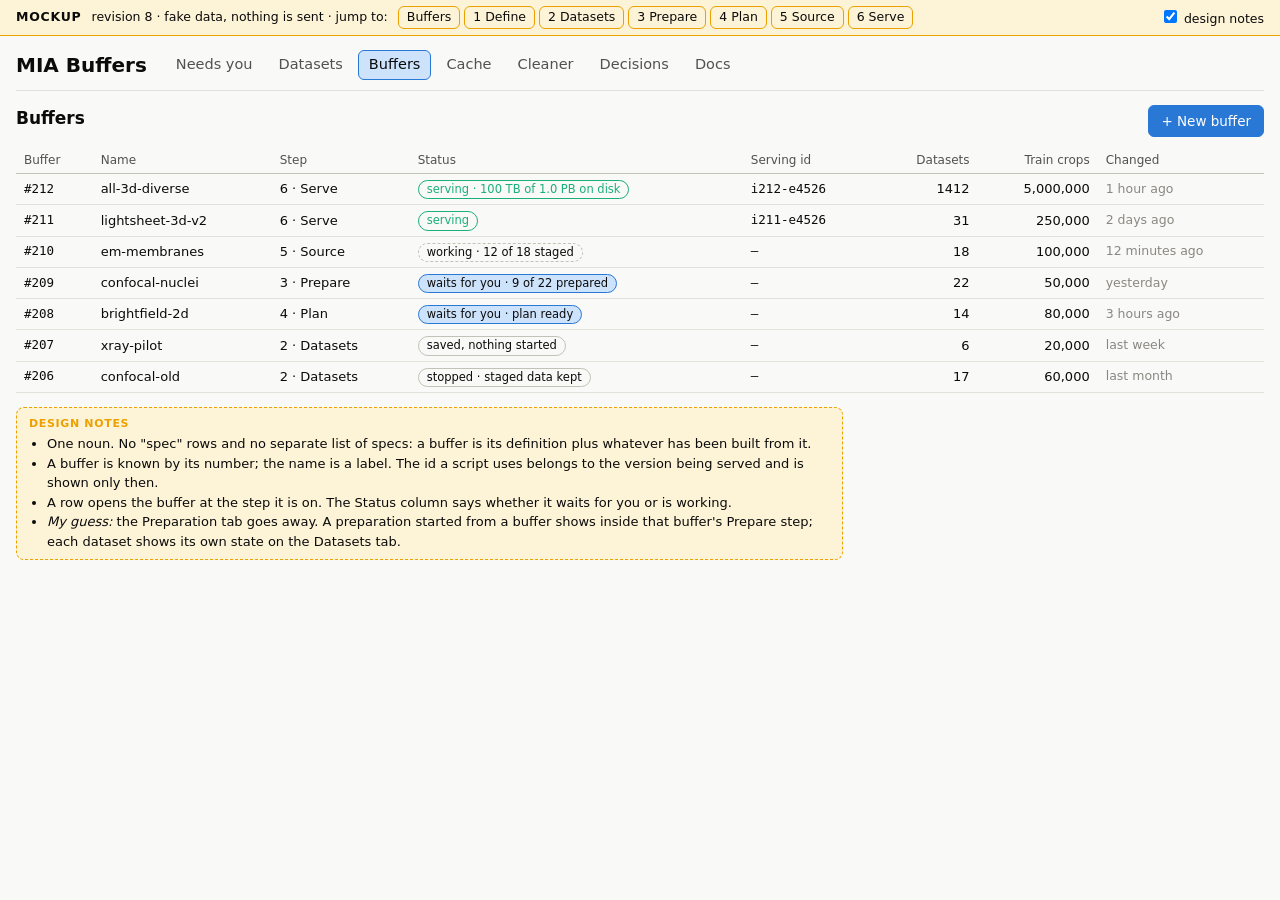
<file: docs/specs/2026-11-17-buffer-flow-mockup.html>
<!doctype html>
<html lang="en">
<head>
<meta charset="utf-8">
<meta name="viewport" content="width=device-width, initial-scale=1">
<title>Buffer flow mockup</title>
<style>
:root{
  --bg:#f9f9f7; --surface:#fcfcfb; --fg:#0b0b0b; --fg2:#52514e; --muted:#898781; --grid:#e1e0d9; --axis:#c3c2b7; --ring:rgba(11,11,11,.10);
  --accent:#2a78d6; --accent-soft:#cde2fb; --warn:#ec835a; --warn-soft:#fbeedd; --ok:#1baf7a; --note:#eda100; --note-soft:#fdf3d7;
  --sans:"IBM Plex Sans",system-ui,-apple-system,"Segoe UI",sans-serif; --mono:"IBM Plex Mono",ui-monospace,Menlo,monospace;
}
@media (prefers-color-scheme: dark){ :root{
  --bg:#0d0d0d; --surface:#1a1a19; --fg:#f0efec; --fg2:#c3c2b7; --muted:#898781; --grid:#2c2c2a; --axis:#383835; --ring:rgba(255,255,255,.10);
  --accent:#3987e5; --accent-soft:#184f95; --warn:#ec835a; --warn-soft:#3a2812; --ok:#199e70; --note:#c98500; --note-soft:#33290f; color-scheme:dark } }
*{box-sizing:border-box}
body{background:var(--bg);color:var(--fg);font-family:var(--sans);font-size:14.5px;line-height:1.5;margin:0;padding:0 16px 80px}
main{max-width:1300px;margin:0 auto}
h1{font-size:20px;font-weight:600;margin:0}
h2{font-size:17px;font-weight:600;margin:0 0 4px}
p{margin:0 0 8px;max-width:76ch}
a{color:var(--accent)}
button,select,input,textarea{font:inherit;color:inherit}
.small{font-size:12.5px;color:var(--muted)}
.mono{font-family:var(--mono);font-size:12.5px}
.mockbar{display:flex;flex-wrap:wrap;gap:6px 10px;align-items:center;padding:6px 16px;margin:0 -16px 0;background:var(--note-soft);border-bottom:1px solid var(--note);font-size:12.5px}
.mockbar b{letter-spacing:.06em}
.mockbar button{border:1px solid var(--note);background:transparent;border-radius:6px;padding:1px 8px;cursor:pointer;font-size:12.5px}
.topbar{display:flex;flex-wrap:wrap;gap:8px 18px;align-items:center;margin:14px 0;padding-bottom:10px;border-bottom:1px solid var(--grid)}
.tabs{display:flex;gap:4px;flex-wrap:wrap}
.tabs span{padding:3px 10px;border-radius:6px;color:var(--fg2);border:1px solid transparent}
.tabs span.on{background:var(--accent-soft);border-color:var(--accent);color:var(--fg)}
.btn{display:inline-block;border:1px solid var(--axis);background:transparent;border-radius:6px;padding:5px 12px;cursor:pointer;font-size:13.5px;color:var(--fg)}
.btn:hover:not(:disabled){background:var(--accent-soft)}
.btn:disabled{color:var(--muted);cursor:not-allowed}
.btn.primary{background:var(--accent);border-color:var(--accent);color:#fff;font-weight:500}
.btn.primary:hover:not(:disabled){filter:brightness(1.1);background:var(--accent)}
.btn.primary:disabled{background:transparent;border-color:var(--axis);color:var(--muted)}
.btn.danger{border-color:var(--warn);color:var(--warn)}
.viewhead{display:flex;flex-wrap:wrap;gap:6px 16px;align-items:center;justify-content:space-between;margin-bottom:10px}
.pill{display:inline-block;border-radius:999px;padding:0 8px;font-size:11.5px;border:1px solid var(--axis);white-space:nowrap}
.pill.ok{border-color:var(--ok);color:var(--ok)}
.pill.you{background:var(--accent-soft);border-color:var(--accent)}
.pill.warn{border-color:var(--warn);color:var(--warn)}
.pill.busy{border-style:dashed}
table{border-collapse:collapse;width:100%;font-size:13px}
th{text-align:left;font-weight:500;color:var(--fg2);font-size:12px;border-bottom:1px solid var(--axis);padding:4px 8px}
td{border-bottom:1px solid var(--grid);padding:5px 8px;vertical-align:middle}
td.num,th.num{text-align:right;font-variant-numeric:tabular-nums}
tr.row{cursor:pointer}
tr.row:hover td{background:var(--accent-soft)}
.card{background:var(--surface);border:1px solid var(--ring);border-radius:8px;padding:14px;min-width:0}
.card .sub{font-size:12.5px;color:var(--fg2);margin-bottom:8px}
.grid2{display:grid;grid-template-columns:repeat(auto-fit,minmax(min(360px,100%),1fr));gap:14px;margin-bottom:14px}
.kpis{display:grid;grid-template-columns:repeat(auto-fit,minmax(150px,1fr));gap:10px;margin-bottom:14px}
.tile{background:var(--surface);border:1px solid var(--ring);border-radius:8px;padding:10px 12px}
.tile .label{font-size:12px;color:var(--fg2)}
.tile .value{font-size:24px;font-weight:600;line-height:1.1;margin-top:2px}
.tile .sub{font-size:12px;color:var(--muted);margin-top:2px}
/* the step strip: the one new piece of the page */
.steps{list-style:none;display:flex;flex-wrap:wrap;gap:0;padding:0;margin:0 0 4px;counter-reset:step}
.steps li{counter-increment:step;display:flex;align-items:center;gap:8px;padding:7px 14px 7px 10px;border:1px solid var(--axis);border-right-width:0;font-size:13.5px;color:var(--muted);background:var(--surface)}
.steps li:first-child{border-radius:8px 0 0 8px}
.steps li:last-child{border-right-width:1px;border-radius:0 8px 8px 0}
.steps li::before{content:counter(step);display:inline-grid;place-items:center;width:20px;height:20px;border-radius:50%;border:1px solid var(--axis);font-size:11.5px}
.steps li.done{color:var(--fg);cursor:pointer}
.steps li.done::before{content:"✓";border-color:var(--ok);color:var(--ok)}
.steps li.done:hover{background:var(--accent-soft)}
.steps li.here{color:var(--fg);font-weight:600;background:var(--accent-soft);border-color:var(--accent);border-right-width:1px}
.steps li.here + li{border-left-width:0}
.steps li.here::before{border-color:var(--accent);background:var(--accent);color:#fff}
.stageline{margin:0 0 14px}
.filters{display:flex;flex-wrap:wrap;gap:12px 18px;align-items:flex-start}
.filters fieldset{border:0;padding:0;margin:0;min-width:0}
.filters legend{font-size:11px;letter-spacing:.06em;text-transform:uppercase;color:var(--muted);padding:0;margin-bottom:4px}
.filters select,.filters input[type=text],.filters input[type=number]{border:1px solid var(--axis);border-radius:6px;padding:3px 6px;background:var(--surface)}
.filters input[type=number]{width:7em}
.filters label{display:inline-flex;gap:6px;align-items:center;font-size:13px;margin-right:8px}
.chips{display:flex;flex-wrap:wrap;gap:4px}
.chips button{border:1px solid var(--axis);background:transparent;border-radius:999px;padding:1px 10px;font-size:12.5px;cursor:pointer}
.chips button[aria-pressed=true]{background:var(--accent-soft);border-color:var(--accent)}
textarea.yaml{width:100%;min-height:19em;font-family:var(--mono);font-size:12.5px;padding:8px;border:1px solid var(--axis);border-radius:6px;background:transparent;resize:vertical}
.bar{display:grid;grid-template-columns:110px 1fr 44px;gap:8px;align-items:center;font-size:13px;padding:2px 0}
.bar i{display:block;height:12px;border-radius:3px;background:var(--accent)}
.bar b{font-weight:500;text-align:right;font-variant-numeric:tabular-nums}
.toplist{list-style:none;padding:0;margin:0;font-size:13px}
.toplist li{display:grid;grid-template-columns:52px 1fr;gap:8px;padding:3px 0;border-top:1px solid var(--grid)}
.toplist li span{color:var(--fg2)}
.footer{position:sticky;bottom:0;display:flex;flex-wrap:wrap;gap:10px;align-items:center;justify-content:space-between;margin-top:16px;padding:10px 0;background:var(--bg);border-top:1px solid var(--grid)}
.footer .right{display:flex;gap:10px;align-items:center}
.progress{height:8px;border-radius:4px;background:var(--grid);overflow:hidden;margin:6px 0 12px;max-width:520px}
.progress i{display:block;height:100%;background:var(--ok)}
.notice{border-left:3px solid var(--accent);padding:6px 10px;margin:0 0 12px;font-size:13px;background:var(--surface);max-width:90ch}
.pane{background:var(--surface);border:1px solid var(--ring);border-radius:8px;margin-bottom:14px}
.panetabs{display:flex;gap:2px;padding:8px 10px 0;border-bottom:1px solid var(--grid)}
.panetabs button{border:1px solid transparent;border-bottom:0;background:transparent;border-radius:6px 6px 0 0;padding:5px 16px;cursor:pointer;font-size:13.5px;color:var(--fg2);margin-bottom:-1px}
.panetabs button[aria-selected=true]{border-color:var(--grid);background:var(--bg);color:var(--fg);font-weight:600;border-bottom:1px solid var(--bg)}
.panetabs .hint{margin-left:auto;align-self:center}
.panebody{padding:14px}
.statrow{display:grid;grid-template-columns:170px 1fr 1fr;gap:14px;margin-bottom:14px;align-items:start}
.statrow .stack{display:grid;gap:10px}
@media (max-width:760px){.statrow{grid-template-columns:1fr}}
.locked [data-step]:not([data-step=serve]) :is(input,select,button:not([data-tab])){pointer-events:none;opacity:.55}
.locked [data-step]:not([data-step=serve]) .footer{display:none}
/* design notes: not part of the page */
.dn{border:1px dashed var(--note);background:var(--note-soft);border-radius:8px;padding:8px 12px;margin:14px 0;font-size:13px;max-width:100ch}
.dn b{font-size:11px;letter-spacing:.06em;text-transform:uppercase;color:var(--note);display:block}
.dn ul{margin:2px 0 0;padding-left:18px}
body.nonotes .dn{display:none}
[hidden]{display:none!important}
</style>
</head>
<body>
<div class="mockbar">
  <b>MOCKUP</b> revision 8 · fake data, nothing is sent · jump to:
  <span id="jump"></span>
  <label style="margin-left:auto"><input type="checkbox" id="notes" checked> design notes</label>
</div>
<main>
<header class="topbar">
  <h1>MIA Buffers</h1>
  <nav class="tabs"><span>Needs you</span><span>Datasets</span><span class="on">Buffers</span><span>Cache</span><span>Cleaner</span><span>Decisions</span><span>Docs</span></nav>
</header>

<!-- ============ the list ============ -->
<section data-screen="list">
  <div class="viewhead"><h2>Buffers</h2><button class="btn primary" id="newBuffer">+ New buffer</button></div>
  <table>
    <thead><tr><th>Buffer</th><th>Name</th><th>Step</th><th>Status</th><th>Serving id</th><th class="num">Datasets</th><th class="num">Train crops</th><th>Changed</th></tr></thead>
    <tbody id="listRows"></tbody>
  </table>
  <div class="dn"><b>Design notes</b><ul>
    <li>One noun. No "spec" rows and no separate list of specs: a buffer is its definition plus whatever has been built from it.</li>
    <li>A buffer is known by its number; the name is a label. The id a script uses belongs to the version being served and is shown only then.</li>
    <li>A row opens the buffer at the step it is on. The Status column says whether it waits for you or is working.</li>
    <li><i>My guess:</i> the Preparation tab goes away. A preparation started from a buffer shows inside that buffer's Prepare step; each dataset shows its own state on the Datasets tab.</li>
  </ul></div>
</section>

<!-- ============ a buffer: strip + one step ============ -->
<section data-screen="buffer" hidden>
  <p><a href="#" id="back">← all buffers</a></p>
  <div class="viewhead"><h2><span id="bufName"></span> <span class="small mono" id="bufNumber"></span> <span class="pill" id="savedPill"></span></h2><button class="btn" title="What is not a step: Clone, Shelve, Force stop. Only what the stage accepts is offered.">More ▾</button></div>
  <ol class="steps" id="steps"></ol>
  <p class="small stageline" id="stageLine"></p>
  <div class="notice" id="stoppedNote" hidden><span id="stoppedText"></span> <button class="btn" id="serveAgain" style="margin-left:8px"></button> <button class="btn danger" id="retire">Retire</button></div>
  <div class="notice" id="lockNote" hidden>This buffer is serving, so nothing about it can change. Stop serving to change it. <button class="btn" data-go="serve" style="margin-left:8px">Go to Serve</button></div>

  <!-- 1 define -->
  <div data-step="define">
    <div class="pane">
      <div class="panetabs" role="tablist">
        <button type="button" role="tab" data-tab="controls" aria-selected="true">Controls</button>
        <button type="button" role="tab" data-tab="yaml" aria-selected="false">YAML</button>
        <span class="small hint" id="yamlMsg"></span>
      </div>
      <div class="panebody" data-pane="controls">
        <div class="filters">
          <fieldset><legend>Name (a label, need not be unique)</legend><input type="text" id="cName" size="22"></fieldset>
          <fieldset><legend>Dimensionality</legend><div class="chips" id="cDims"></div></fieldset>
          <fieldset><legend>Annotations</legend><label><input type="checkbox" id="cAnn"> required</label></fieldset>
          <fieldset><legend>Patch</legend><select id="cPatch"><option>64</option><option>128</option><option>256</option><option>512</option></select></fieldset>
          <fieldset><legend>Weighting temperature <span id="cTv" class="small"></span></legend><input type="range" id="cT" min="0" max="1" step="0.05"></fieldset>
          <fieldset><legend>Crops</legend>
            <label>train <input type="number" id="cTrain" min="1"></label>
            <label>val <input type="number" id="cVal" min="1"></label>
            <label>test <input type="number" id="cTest" min="1"></label></fieldset>
        </div>
        <p class="small" style="margin-top:12px">…and the rest of today's controls: paths, licence, annotation source, smallest array, coarsest level, z patch, dedup, most per dataset, held out for test.</p>
      </div>
      <div class="panebody" data-pane="yaml" hidden>
        <p class="small">Edit or paste a definition here. The Controls tab shows the same buffer.</p>
        <textarea class="yaml" id="yaml" spellcheck="false"></textarea>
      </div>
    </div>
    <div class="statrow">
      <div class="stack">
        <div class="tile"><div class="label">Datasets that fit</div><div class="value" id="kFit"></div><div class="sub">of the catalog</div></div>
        <div class="tile"><div class="label">Prepared</div><div class="value" id="kPrep"></div><div class="sub" id="kPrepSub"></div></div>
      </div>
      <div class="card"><h2>Weight share by modality</h2><div class="sub">Share of crops over the prepared datasets.</div><div id="byMod"></div></div>
      <div class="card"><h2>Heaviest datasets</h2><div class="sub">The prepared datasets that would supply the most crops.</div><ol class="toplist" id="top"></ol></div>
    </div>
    <div class="dn"><b>Design notes</b><ul>
      <li>Controls and YAML are two tabs over one definition: a change in either is in the other when you switch. The stats below follow both.</li>
      <li>Only the four stats you named are here; "where datasets leave" and the full table move to step 2.</li>
      <li><i>My guess:</i> when the YAML holds something no control can show, the YAML is what counts and a line under the controls names what they cannot show (as the page does today).</li>
      <li><i>My guess:</i> invalid YAML leaves the controls as they were, shows the error in the tab bar, and disables Next.</li>
    </ul></div>
    <div class="footer"><span class="small" id="defineHint"></span><div class="right"><button class="btn primary" data-go="datasets" id="toDatasets"></button></div></div>
  </div>

  <!-- 2 datasets -->
  <div data-step="datasets">
    <p id="dsSummary"></p>
    <table><thead><tr><th style="width:80px">Selected</th><th>Dataset</th><th>Modality</th><th>Dims</th><th>State</th><th class="num">Weight</th></tr></thead><tbody id="dsRows"></tbody></table>
    <div class="dn"><b>Design notes</b><ul>
      <li>This is where the buffer is saved. Before that it exists only in this browser tab.</li>
      <li>The table can also hold "where datasets leave" (the datasets that do not fit, and the rule that removed each) behind a toggle.</li>
      <li>Your ruling: a buffer can be changed at any step until it serves. A change here or in step 1 clears the ticks of the steps after it: they are done again from the new definition.</li>
      <li>Three words are kept apart on every step: a dataset is <i>selected</i> here, <i>in this version</i> once a plan holds it (steps 4 to 6), and <i>on disk now</i> when it is staged (steps 5 and 6).</li>
      <li><i>My guess:</i> taking a dataset out is unticking it here. That writes <code>select.exclude.ids</code> in the definition (the spec has it today), so "revoke" is one more edit of the definition and shows in the YAML tab.</li>
    </ul></div>
    <div class="footer"><button class="btn" data-go="define">← Change the definition</button>
      <div class="right"><span class="small" id="saveHint"></span><button class="btn primary" id="save"></button></div></div>
  </div>

  <!-- 3 prepare -->
  <div data-step="prepare">
    <p id="prepSummary"></p>
    <div class="progress"><i id="prepBar"></i></div>
    <div class="viewhead"><span class="small">Tick the datasets you want prepared. The buffer waits here for as long as you like.</span>
      <button class="btn" id="prepGo" disabled>Prepare selected</button></div>
    <table><thead><tr><th style="width:28px"><input type="checkbox" id="prepAll" aria-label="all"></th><th>Dataset</th><th>Modality</th><th>State</th><th>Where it is</th></tr></thead><tbody id="prepRows"></tbody></table>
    <div class="dn"><b>Design notes</b><ul>
      <li>Preparing no longer loses the buffer: the buffer is saved, and what it asked for is listed here with its progress.</li>
      <li>"Continue" is always available when at least one dataset is prepared, and takes what is prepared at that moment.</li>
      <li>A dataset that finishes preparing later joins at the next plan: before serving, come back here and continue again; while serving, stop first.</li>
    </ul></div>
    <div class="footer"><button class="btn" data-go="datasets">← Datasets</button>
      <div class="right"><span class="small">You can come back and prepare more later.</span><button class="btn primary" id="toPlan" data-go="plan"></button></div></div>
  </div>

  <!-- 4 plan -->
  <div data-step="plan">
    <div class="notice" id="planDiff" hidden></div>
    <div class="notice" id="planDisk" hidden>This plan is larger than the disk. The buffer stages up to the limit and serves; data that was used is evicted and the next part of the plan is brought in, so it serves 100 TB of the plan at a time.</div>
    <div class="kpis">
      <div class="tile"><div class="label">Datasets in the plan</div><div class="value" id="pPool"></div><div class="sub">prepared when the plan ran</div></div>
      <div class="tile"><div class="label">Crops</div><div class="value" id="pCrops"></div><div class="sub">train · val · test</div></div>
      <div class="tile"><div class="label">To fetch</div><div class="value" id="pFetch"></div><div class="sub" id="pFetchSub"></div></div>
      <div class="tile"><div class="label">Staged size</div><div class="value" id="pStaged"></div><div class="sub" id="pStagedSub"></div></div>
      <div class="tile"><div class="label">Hosts to approve</div><div class="value">2</div><div class="sub">ticked when you press Run</div></div>
    </div>
    <table><thead><tr><th>Dataset</th><th>Modality</th><th class="num">Weight</th><th class="num">Train crops</th><th>Raw cache</th></tr></thead><tbody id="planRows"></tbody></table>
    <div class="dn"><b>Design notes</b><ul>
      <li>"Staged size" compares the plan with the disk limit. A plan larger than the limit is not an error: the blue line says the buffer will serve a window (open <i>all-3d-diverse</i> and go to step 4).</li>
      <li>Same as today's plan-review, reached by a button instead of a go. Run is today's approve at the plan, with the host approval dialog.</li>
      <li>Going back to any earlier step drops this plan; the next Continue plans again with the definition and the prepared datasets of that moment.</li>
      <li>A stopped version keeps its data until its replacement serves. The blue line says whether both fit under the limit. When they do not, the forward button becomes "Release version N and run" (stop <i>all-3d-diverse</i>, then go to step 4).</li>
      <li>For a buffer that served before, the blue line says what the new plan adds and takes out. What is staged again is known only when sourcing runs, so step 5 says it per dataset.</li>
    </ul></div>
    <div class="footer"><button class="btn" data-go="prepare">← Prepare more datasets</button>
      <div class="right"><span class="small">Nothing is fetched until you press Run.</span><button class="btn primary" data-go="source" id="runPlan">Run: fetch and stage →</button></div></div>
  </div>

  <!-- 5 source -->
  <div data-step="source">
    <p id="srcSummary"></p>
    <div class="progress"><i id="srcBar"></i></div>
    <table><thead><tr><th>Dataset</th><th>State</th><th>Job</th></tr></thead><tbody id="srcRows"></tbody></table>
    <div class="dn"><b>Design notes</b><ul>
      <li>Today's sourcing board and the staged wait in one step. "Approve and serve" is disabled while jobs run.</li>
      <li>Going back cancels the running jobs first (your earlier ruling: cancel before change). Volumes already staged that still match the new plan are reused.</li>
    </ul></div>
    <div class="footer"><button class="btn" data-go="prepare">← Change the buffer (cancels the jobs)</button>
      <div class="right"><button class="btn" id="srcFinish">(mock: let the jobs finish)</button><button class="btn primary" id="toServe" data-go="serve" disabled>Approve and serve →</button></div></div>
  </div>

  <!-- 6 serve -->
  <div data-step="serve">
    <div class="notice" id="lateNote"></div>
    <div class="kpis">
      <div class="tile"><div class="label">Version</div><div class="value" id="sVersion"></div><div class="sub mono" id="sId"></div></div>
      <div class="tile"><div class="label">Serving</div><div class="value">since 14:02</div><div class="sub">approved by you</div></div>
      <div class="tile"><div class="label">Datasets</div><div class="value" id="sPool"></div><div class="sub">in this version's plan</div></div>
      <div class="tile"><div class="label">Consumers</div><div class="value" id="sRuns"></div><div class="sub" id="sRunsSub"></div></div>
    </div>
    <div class="card" style="margin-bottom:14px"><h2>On disk now</h2><div class="sub" id="diskSub"></div>
      <div class="progress" style="max-width:none"><i id="diskBar"></i></div><div class="small" id="diskCounts"></div>
      <table style="margin-top:8px;max-width:560px"><thead><tr><th>Mix by modality</th><th class="num">Planned</th><th class="num">On disk now</th></tr></thead><tbody id="mixRows"></tbody></table>
      <p class="small" id="windowLater" style="margin-top:8px"></p></div>
    <div class="card" style="margin-bottom:14px"><h2>Use it</h2><div class="sub">From a training script:</div>
      <pre class="mono" style="margin:0" id="snippet"></pre></div>
    <div class="dn"><b>Design notes</b><ul>
      <li>Your ruling: a serving buffer is fixed. Every earlier step can be looked at and none can be changed. The one button is Stop serving.</li>
      <li>Fixed means the plan: the definition, the datasets and their weights, the planned crops, the val and test lists. It does not mean the bytes on disk. Open <i>all-3d-diverse</i> from the list for a buffer ten times larger than the disk: "On disk now" is its moving window. How the window moves is a design of its own; these are the numbers it has to produce.</li>
      <li>Stopping interrupts training: a consumer's next request fails, it does not wait. Stop serving therefore asks first and names the runs it will break.</li>
      <li>Stop serving keeps the staged data, refuses consumers, and puts the buffer back at step 3 with steps 1 to 3 editable: untick datasets, take in newly prepared ones, change the definition, then go forward to serve a new version. The blue line of a stopped buffer offers "Serve version N again" (which puts that version's definition back, after asking, if you changed it) and Retire.</li>
            <li>Your ruling: each time a changed buffer is served it is a new version with its own id. Scripts ask for the id; the name is only a label and the service never looks a buffer up by it.</li>
      <li>The id keeps today's form (<code>i&lt;buffer number&gt;-e&lt;go&gt;</code>); "version 2" is a count shown beside it. An earlier version stays on the buffer's page to look at (its definition, datasets and lists), and a script that asks for it is told it was stopped and which version replaced it.</li>
      <li><i>My guess:</i> a buffer stopped and served again with no change keeps its version and id.</li>
    </ul></div>
    <div class="footer"><span class="small">Serving: nothing about this buffer changes until you stop it.</span><div class="right"><button class="btn danger" id="stopServe">Stop serving</button></div></div>
  </div>
</section>
</main>

<script>
// A clickable sketch of the buffer flow. Everything is made up in this file; no request is sent.
const $ = id => document.getElementById(id);
const STEPS = ["define", "datasets", "prepare", "plan", "source", "serve"];
const TITLES = { define: "Define", datasets: "Datasets", prepare: "Prepare", plan: "Plan", source: "Source", serve: "Serve" };
const STAGE = { define: "not saved", datasets: "not saved", prepare: "new", plan: "plan-review", source: "sourcing", serve: "ready" };
const DIMS = ["2D", "2D+t", "3D", "3D+t"];
const MODS = ["EM", "light-sheet", "confocal", "X-ray CT", "brightfield"];
const WHERE = ["matching", "crops", "review"];

// the fake catalog: 56 datasets, each with a state mia-data would report
const CATALOG = Array.from({ length: 56 }, (_, i) => ({
  id: `${MODS[i % 5].toLowerCase().replace(/[^a-z]/g, "")}-${String(i + 1).padStart(3, "0")}`,
  mod: MODS[i % 5],
  dims: DIMS[(i * 7 + (i >> 2)) % 4],
  annotated: i % 3 !== 0,
  capacity: 1 + ((i * 37) % 23),
  state: i % 8 === 5 ? "in progress" : i % 5 === 3 || i % 11 === 0 ? "not prepared" : i === 26 ? "failed" : "prepared",
  where: WHERE[i % 3],
}));

const C = { name: "em-and-lightsheet-3d", dims: new Set(["3D", "3D+t"]), ann: false, patch: 256, T: 0.5, train: 100000, val: 2000, test: 2000, exclude: new Set() };
const B = { saved: false, step: "define", reached: 0, sourced: false, serving: false, stopped: false, number: 213, version: 1, big: false };

const matching = () => CATALOG.filter(d => C.dims.has(d.dims) && (!C.ann || d.annotated)); // before the person's own exclusions
const fits = () => matching().filter(d => !C.exclude.has(d.id));
const prepared = () => fits().filter(d => d.state === "prepared");
function weights(pool) {
  const raw = pool.map(d => Math.pow(d.capacity, C.T));
  const total = raw.reduce((a, b) => a + b, 0) || 1;
  return pool.map((d, i) => ({ ...d, weight: raw[i] / total }));
}
const idOf = (number, version) => `i${number}-e${3100 + 713 * version}`; // a version's id, in today's form
const pct = x => `${(100 * x).toFixed(x < 0.1 ? 1 : 0)}%`;
const num = n => n.toLocaleString("en-US");
const pill = d => `<span class="pill ${{ prepared: "ok", "in progress": "busy", failed: "warn" }[d.state] || ""}">${d.state}${d.fresh ? " · new" : ""}</span>`;

// ---- step 1: the controls and the YAML are two views of C
function toYaml() {
  return [
    "schema_version: 1",
    `name: ${C.name}`,
    "",
    "select:",
    "  where:",
    `    dims: {in: [${DIMS.filter(d => C.dims.has(d)).join(", ")}]}`,
    "    annotations:",
    `      required: ${C.ann}`,
    ...(C.exclude.size ? ["  exclude:", `    ids: [${[...C.exclude].join(", ")}]`] : []),
    "",
    "sampling:",
    `  patch: {y: ${C.patch}, x: ${C.patch}}`,
    `  crops: {train: ${C.train}, val: ${C.val}, test: ${C.test}}`,
    "  weighting:",
    `    temperature: ${C.T}`,
    "",
  ].join("\n");
}
function fromYaml(text) {
  const grab = (re, set) => { const m = text.match(re); if (!m) throw new Error(`cannot read ${re.source.split(":")[0].replace(/\W/g, "")}`); set(m); };
  const next = {};
  grab(/^name:\s*(\S.*)$/m, m => (next.name = m[1].trim()));
  grab(/dims:\s*\{in:\s*\[(.*?)\]\}/, m => (next.dims = new Set(m[1].split(",").map(s => s.trim()).filter(d => DIMS.includes(d)))));
  grab(/required:\s*(true|false)/, m => (next.ann = m[1] === "true"));
  grab(/patch:\s*\{y:\s*(\d+)/, m => (next.patch = +m[1]));
  grab(/crops:\s*\{train:\s*(\d+),\s*val:\s*(\d+),\s*test:\s*(\d+)\}/, m => Object.assign(next, { train: +m[1], val: +m[2], test: +m[3] }));
  grab(/temperature:\s*([\d.]+)/, m => (next.T = +m[1]));
  const out = text.match(/exclude:\s*\n\s*ids:\s*\[(.*?)\]/);
  next.exclude = new Set(out ? out[1].split(",").map(s => s.trim()).filter(Boolean) : []);
  Object.assign(C, next);
}
function showControls() {
  $("cName").value = C.name; $("cAnn").checked = C.ann; $("cPatch").value = C.patch; $("cT").value = C.T; $("cTv").textContent = C.T;
  $("cTrain").value = C.train; $("cVal").value = C.val; $("cTest").value = C.test;
  $("cDims").innerHTML = DIMS.map(d => `<button type="button" aria-pressed="${C.dims.has(d)}" data-dim="${d}">${d}</button>`).join("");
}
function showStats() {
  const f = fits(), p = weights(prepared());
  $("kFit").textContent = f.length; $("kPrep").textContent = p.length;
  $("kPrepSub").textContent = `${f.filter(d => d.state === "in progress").length} more in progress`;
  const byMod = MODS.map(m => [m, p.filter(d => d.mod === m).reduce((a, d) => a + d.weight, 0)]).filter(x => x[1]).sort((a, b) => b[1] - a[1]);
  $("byMod").innerHTML = byMod.map(([m, w]) => `<div class="bar"><span>${m}</span><span><i style="width:${100 * w / byMod[0][1]}%"></i></span><b>${pct(w)}</b></div>`).join("") || `<p class="small">No prepared dataset fits yet.</p>`;
  $("top").innerHTML = [...p].sort((a, b) => b.weight - a.weight).slice(0, 6).map(d => `<li><b>${pct(d.weight)}</b><span>${d.id} · ${d.mod}</span></li>`).join("");
  $("toDatasets").textContent = `Next: the ${f.length} datasets →`;
  $("toDatasets").disabled = !f.length;
  $("bufName").textContent = C.name;
}
function controlsChanged() { $("yaml").value = toYaml(); $("yamlMsg").textContent = ""; $("cTv").textContent = C.T; showStats(); edited(); }
function bindDefine() {
  const on = (id, key, read) => $(id).addEventListener("input", e => { C[key] = read(e.target); controlsChanged(); });
  on("cName", "name", t => t.value); on("cAnn", "ann", t => t.checked); on("cPatch", "patch", t => +t.value); on("cT", "T", t => +t.value);
  on("cTrain", "train", t => +t.value); on("cVal", "val", t => +t.value); on("cTest", "test", t => +t.value);
  $("cDims").addEventListener("click", e => {
    const d = e.target.dataset.dim; if (!d) return;
    C.dims.has(d) ? C.dims.delete(d) : C.dims.add(d); showControls(); controlsChanged();
  });
  $("yaml").addEventListener("input", e => {
    try { fromYaml(e.target.value); $("yamlMsg").textContent = ""; showControls(); showStats(); edited(); }
    catch (err) { $("yamlMsg").innerHTML = `<span class="pill warn">${err.message}</span>`; $("toDatasets").disabled = true; }
  });
}

// ---- steps 2 to 6
function showDatasets() {
  const f = fits(), w = new Map(weights(prepared()).map(d => [d.id, d.weight]));
  $("dsSummary").innerHTML = `<b>${f.length}</b> datasets fit this definition: <b>${prepared().length}</b> prepared, ${f.filter(d => d.state === "in progress").length} in progress, ${f.filter(d => d.state === "not prepared").length} not prepared, ${f.filter(d => d.state === "failed").length} failed.` + (C.exclude.size ? ` ${C.exclude.size} taken out by you.` : "");
  $("dsRows").innerHTML = matching().map(d => {
    const kept = !C.exclude.has(d.id);
    return `<tr><td><input type="checkbox" data-keep="${d.id}" ${kept ? "checked" : ""} aria-label="selected"></td><td class="mono">${d.id}</td><td>${d.mod}</td><td>${d.dims}</td><td>${kept ? pill(d) : '<span class="pill">taken out</span>'}</td><td class="num">${w.has(d.id) ? pct(w.get(d.id)) : "—"}</td></tr>`;
  }).join("");
  $("save").textContent = B.saved ? "Next: prepare →" : "Save buffer and continue →";
  $("saveHint").textContent = B.saved ? "Saved." : "Saving creates the buffer; nothing runs yet.";
}
function showPrepare() {
  const f = fits(), p = prepared(), rest = f.filter(d => d.state !== "prepared");
  $("prepSummary").innerHTML = `<b>${p.length} of ${f.length}</b> datasets are prepared. ${rest.filter(d => d.state === "in progress").length} are being prepared now.`;
  $("prepBar").style.width = `${100 * p.length / (f.length || 1)}%`;
  $("prepRows").innerHTML = rest.map(d => `<tr><td>${d.state === "not prepared" ? `<input type="checkbox" data-id="${d.id}">` : ""}</td><td class="mono">${d.id}</td><td>${d.mod}</td><td>${pill(d)}</td><td class="small">${d.state === "in progress" ? d.where : d.state === "failed" ? "stopped at crops · <a href='#'>open the dataset</a>" : ""}</td></tr>`).join("") || `<tr><td colspan="5" class="small">Every dataset that fits is prepared.</td></tr>`;
  $("toPlan").textContent = `Continue with ${p.length} prepared datasets →`;
  $("toPlan").disabled = !p.length;
  $("prepAll").checked = false; prepTicks();
}
function prepTicks() {
  const n = document.querySelectorAll("#prepRows input:checked").length;
  $("prepGo").textContent = n ? `Prepare ${n} selected` : "Prepare selected"; $("prepGo").disabled = !n;
  $("prepGo").classList.toggle("primary", !!n);
}
function showPlan() {
  const p = weights(prepared()), fresh = p.filter(d => d.fresh).length;
  $("planDiff").hidden = !B.stopped;
  $("planDiff").textContent = `Compared with what was served: ${fresh} datasets added, ${C.exclude.size} taken out. Step 5 shows which datasets are staged again. ` + (B.big
    ? `Version ${B.version} holds 100 TB on disk and the limit is 100 TB: the new version does not fit beside it. Releasing version ${B.version} means it cannot be served again without staging it anew, and its space is free after the keeper's hold of 48 hours.`
    : `Version ${B.version} holds 180 GB on disk; the new version fits beside it, so version ${B.version} is kept until the new one serves.`);
  $("runPlan").textContent = B.stopped && B.big ? `Release version ${B.version} and run →` : "Run: fetch and stage →";
  $("pPool").textContent = B.big ? "1,412" : p.length;
  $("planDisk").hidden = !B.big;
  $("pFetch").textContent = B.big ? "3.4 PB" : "212 GB"; $("pFetchSub").textContent = B.big ? "raw files, fetched as the window moves" : "7 datasets not in the raw cache";
  $("pStaged").textContent = B.big ? "1.0 PB" : "180 GB"; $("pStagedSub").textContent = B.big ? "10 times the 100 TB limit" : "fits: the limit is 100 TB"; $("pCrops").textContent = `${num(C.train)} · ${num(C.val)} · ${num(C.test)}`;
  $("planRows").innerHTML = p.sort((a, b) => b.weight - a.weight).map((d, i) => `<tr><td class="mono">${d.id}</td><td>${d.mod}</td><td class="num">${pct(d.weight)}</td><td class="num">${num(Math.round(d.weight * C.train))}</td><td>${i % 4 === 1 ? '<span class="pill">to fetch</span>' : '<span class="pill ok">cached</span>'}</td></tr>`).join("");
}
function showSource() {
  const p = prepared(), done = B.sourced ? p.length : Math.floor(p.length * 0.6);
  $("srcSummary").innerHTML = `<b>${done} of ${p.length}</b> datasets of this version are on disk.` + (B.sourced ? " Waiting for your approve." : " 4 jobs running.");
  $("srcBar").style.width = `${100 * done / (p.length || 1)}%`;
  $("srcRows").innerHTML = p.map((d, i) => {
    const state = i < done ? ["ok", "on disk"] : i < done + 4 ? ["busy", i % 2 ? "fetching" : "staging"] : ["", "queued"];
    return `<tr><td class="mono">${d.id}</td><td><span class="pill ${state[0]}">${state[1]}</span></td><td>${state[1] === "queued" ? "" : "<a href='#'>job record</a>"}</td></tr>`;
  }).join("");
  $("toServe").disabled = !B.sourced; $("srcFinish").hidden = B.sourced;
}
function showServe() {
  const late = fits().filter(d => d.state === "in progress").length;
  $("sPool").textContent = B.big ? "1,412" : prepared().length;
  $("diskSub").textContent = B.big ? "100 TB of the plan's 1.0 PB: a moving window." : "All of the plan is on disk.";
  $("diskBar").style.width = B.big ? "10%" : "100%";
  $("diskCounts").textContent = B.big ? "142 datasets on disk · 1,270 waiting for space" : `${prepared().length} datasets on disk · none waiting for space`;
  const mix = B.big ? [["EM", 38, 71], ["light-sheet", 31, 29], ["confocal", 19, 0], ["X-ray CT", 12, 0]] : [["brightfield", 43, 43], ["confocal", 29, 29], ["light-sheet", 16, 16], ["EM", 13, 13]];
  $("mixRows").innerHTML = mix.map(([m, planned, disk]) => `<tr><td>${m}</td><td class="num">${planned}%</td><td class="num">${disk === planned ? `${disk}%` : `<span class="pill warn">${disk}%</span>`}</td></tr>`).join("");
  $("windowLater").textContent = B.big ? "Until the moving window is built, this version serves what is on disk and the rest waits for space: training sees the mix on the right, not the planned one. With the window, this card also shows the time until the data on disk is used up, refill latency and throughput, the time consumers starved, unique samples against repeats, and the delivered mix." : "";
  $("sRuns").textContent = B.big ? "2" : "0"; $("sRunsSub").textContent = B.big ? "drew in the last 10 minutes" : "none has drawn yet";
  $("sVersion").textContent = `${B.version}`; $("sId").textContent = `id ${idOf(B.number, B.version)}`;
  $("snippet").textContent = `from mia_buffers.client import BufferDataset\ntrain = BufferDataset("http://buffer-api.example.org:8765", buffer="${idOf(B.number, B.version)}", split="train")  # the id of version ${B.version}, never the name`;
}
const SHOW = { define: showStats, datasets: showDatasets, prepare: showPrepare, plan: showPlan, source: showSource, serve: showServe };

// ---- the shell: the list, the strip, moving between steps
const ROWS = [
  ["all-3d-diverse", "serve", "ok", "serving · 100 TB of 1.0 PB on disk", 1412, 5000000, "1 hour ago"],
  ["lightsheet-3d-v2", "serve", "ok", "serving", 31, 250000, "2 days ago"],
  ["em-membranes", "source", "busy", "working · 12 of 18 staged", 18, 100000, "12 minutes ago"],
  ["confocal-nuclei", "prepare", "you", "waits for you · 9 of 22 prepared", 22, 50000, "yesterday"],
  ["brightfield-2d", "plan", "you", "waits for you · plan ready", 14, 80000, "3 hours ago"],
  ["xray-pilot", "datasets", "", "saved, nothing started", 6, 20000, "last week"],
  ["confocal-old", "datasets", "", "stopped · staged data kept", 17, 60000, "last month"],
];
function showList() {
  $("listRows").innerHTML = ROWS.map((r, i) => `<tr class="row" data-row="${i}"><td class="mono">#${212 - i}</td><td>${r[0]}</td><td>${STEPS.indexOf(r[1]) + 1} · ${TITLES[r[1]]}</td><td><span class="pill ${r[2]}">${r[3]}</span></td><td class="mono">${r[1] === "serve" ? idOf(212 - i, 2) : "—"}</td><td class="num">${r[4]}</td><td class="num">${num(r[5])}</td><td class="small">${r[6]}</td></tr>`).join("");
}
function showScreen(name) { for (const s of document.querySelectorAll("[data-screen]")) s.hidden = s.dataset.screen !== name; }
function strip() {
  const here = STEPS.indexOf(B.step);
  $("steps").innerHTML = STEPS.map((s, i) => `<li class="${i === here ? "here" : i <= B.reached ? "done" : ""}" data-go="${i <= B.reached && i !== here ? s : ""}">${TITLES[s]}</li>`).join("");
}
// the definition changed: every step after this one is done again
function edited() { B.reached = STEPS.indexOf(B.step); B.changed = true; strip(); stoppedLine(); }
function stoppedLine() {
  $("stoppedNote").hidden = !B.stopped || STEPS.indexOf(B.step) > 2;
  $("stoppedText").textContent = `Version ${B.version} is stopped; its staged data is kept. ${fits().filter(d => d.fresh).length} datasets prepared since it was planned are marked new and join at the next plan.`;
  $("serveAgain").textContent = `Serve version ${B.version} again`;
}
function go(step) {
  const index = STEPS.indexOf(step);
  B.step = step; B.reached = Math.max(B.reached, index);
  if (index > 1) B.saved = true;
  if (step === "serve") Object.assign(B, { serving: true, version: B.version + (B.stopped && !B.resume ? 1 : 0), stopped: false, resume: false, changed: false });
  showScreen("buffer");
  for (const d of document.querySelectorAll("[data-step]")) d.hidden = d.dataset.step !== step;
  strip();
  document.querySelector('[data-screen="buffer"]').classList.toggle("locked", B.serving);
  $("lockNote").hidden = !B.serving || step === "serve"; $("yaml").readOnly = B.serving; stoppedLine();
  $("savedPill").textContent = B.serving ? "serving" : B.stopped ? "stopped" : B.saved ? "saved" : "not saved";
  $("savedPill").className = `pill ${B.serving ? "ok" : ""}`;
  const stage = B.serving ? "ready" : B.stopped && index < 3 ? "stopped (a new stage)" : B.saved && index < 3 ? "new" : STAGE[step];
  $("stageLine").textContent = `Step ${index + 1} of 6 · the registry's stage here: ${stage}`;
  $("bufName").textContent = C.name; $("bufNumber").textContent = B.saved ? `#${B.number}` : "";
  $("defineHint").textContent = B.saved ? "Saved. A change here is saved when you go on." : "Not saved yet.";
  SHOW[step](); window.scrollTo(0, 0);
}
function openBuffer(name, step, saved, stopped = false) {
  if (name) C.name = name;
  Object.assign(B, { saved, stopped, reached: STEPS.indexOf(step), sourced: step === "serve", serving: step === "serve", big: C.name === "all-3d-diverse" });
  showControls(); $("yaml").value = toYaml(); go(step);
}
document.addEventListener("click", e => {
  const target = e.target.closest("[data-go]"), row = e.target.closest("[data-row]");
  if (target?.dataset.go) go(target.dataset.go);
  if (row) openBuffer(ROWS[row.dataset.row][0], ROWS[row.dataset.row][1], true, ROWS[row.dataset.row][3].startsWith("stopped"));
});
$("newBuffer").onclick = () => openBuffer("new-buffer", "define", false);
$("back").onclick = e => { e.preventDefault(); showScreen("list"); };
$("save").onclick = () => { B.saved = true; go("prepare"); };
$("prepRows").addEventListener("change", prepTicks);
$("prepAll").onchange = e => { for (const box of document.querySelectorAll("#prepRows input")) box.checked = e.target.checked; prepTicks(); };
$("prepGo").onclick = () => {
  for (const box of document.querySelectorAll("#prepRows input:checked")) Object.assign(CATALOG.find(d => d.id === box.dataset.id), { state: "in progress", where: "matching" });
  showPrepare();
};
$("dsRows").addEventListener("change", e => {
  const id = e.target.dataset.keep; if (!id) return;
  e.target.checked ? C.exclude.delete(id) : C.exclude.add(id);
  $("yaml").value = toYaml(); edited(); showDatasets();
});
document.querySelector(".panetabs").addEventListener("click", e => {
  const tab = e.target.dataset.tab; if (!tab) return;
  for (const b of document.querySelectorAll("[data-tab]")) b.setAttribute("aria-selected", b.dataset.tab === tab);
  for (const p of document.querySelectorAll("[data-pane]")) p.hidden = p.dataset.pane !== tab;
});
$("stopServe").onclick = () => {
  const runs = B.big ? "2 training runs drew from this version in the last 10 minutes (gpu-node-14, gpu-node-22). Their next request fails with 409, and they do not wait." : "No training run drew from this version in the last 10 minutes.";
  if (!confirm(`Stop serving version ${B.version}?\n\n${runs}\n\nWhat is on disk is kept. If you change the buffer, it comes back as a new version under another id, which every training run has to be given.`)) return;
  for (const d of CATALOG) if (d.state === "in progress") Object.assign(d, { state: "prepared", fresh: true }); // the mock's "prepared since"
  Object.assign(B, { serving: false, stopped: true, changed: false, sourced: false, reached: 2 });
  B.served = { ...C, dims: new Set(C.dims), exclude: new Set(C.exclude) }; // the definition the stopped version ran
  go("prepare");
};
$("serveAgain").onclick = () => {
  if (B.changed && !confirm(`Serve version ${B.version} again?\n\nThe buffer's definition goes back to that version's. The changes you made since are discarded.`)) return;
  if (B.served) Object.assign(C, B.served, { dims: new Set(B.served.dims), exclude: new Set(B.served.exclude) });
  showControls(); $("yaml").value = toYaml();
  B.resume = true; B.sourced = true; go("serve");
};
$("srcFinish").onclick = () => { B.sourced = true; showSource(); };
$("notes").onchange = e => document.body.classList.toggle("nonotes", !e.target.checked);
$("jump").innerHTML = `<button data-jump="list">Buffers</button> ` + STEPS.map((s, i) => `<button data-jump="${s}">${i + 1} ${TITLES[s]}</button>`).join(" ");
$("jump").onclick = e => { const j = e.target.dataset.jump; if (j === "list") showScreen("list"); else if (j) openBuffer(null, j, STEPS.indexOf(j) > 1 || B.saved); };
bindDefine(); showList(); showControls(); $("yaml").value = toYaml(); showScreen("list");
</script>
</body>
</html>
</file>
